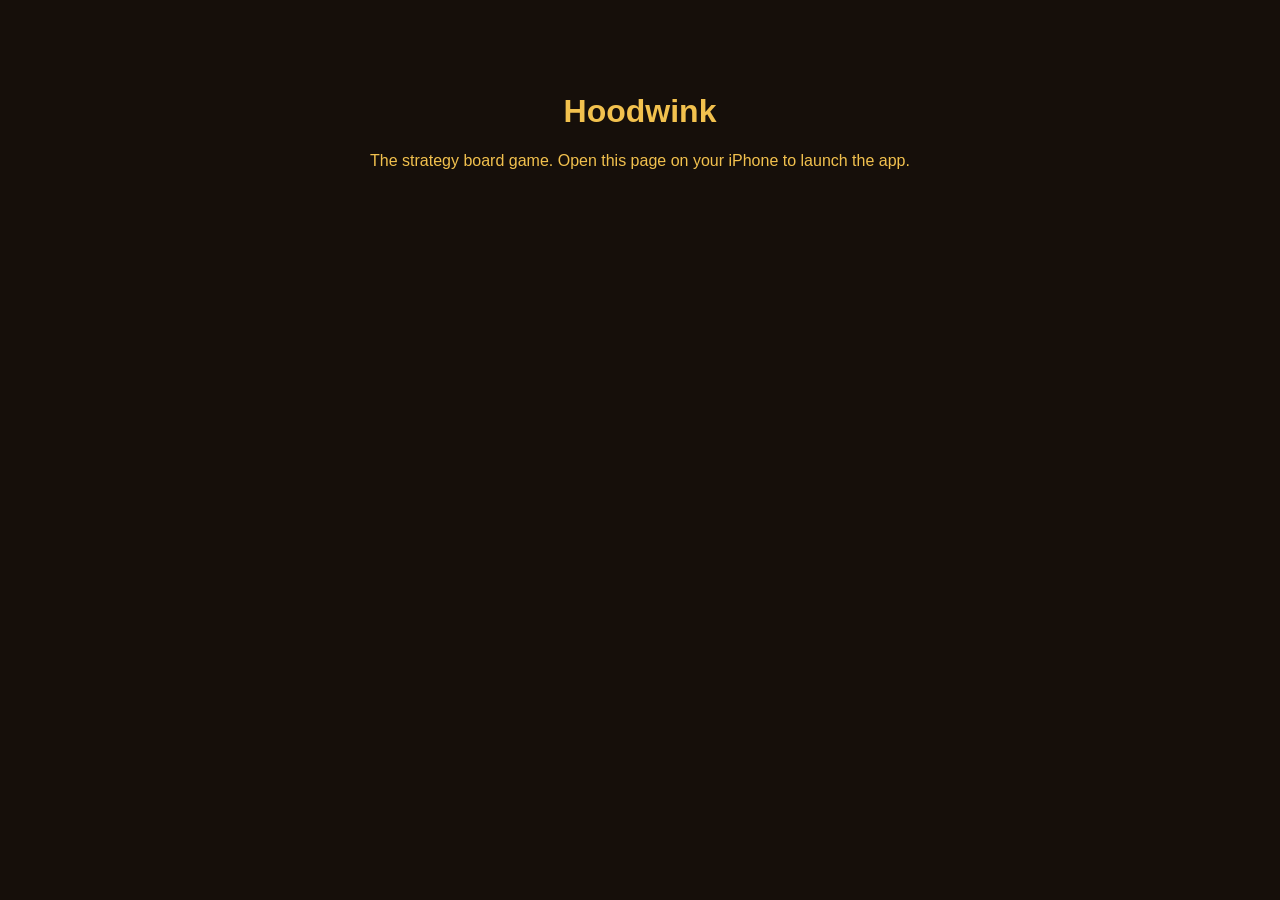
<file: index.html>
<!doctype html><meta charset="utf-8"><title>Hoodwink</title>
<body style="font-family:-apple-system,sans-serif;background:#160f0a;color:#f2c14e;text-align:center;padding:4em">
<h1>Hoodwink</h1><p>The strategy board game. Open this page on your iPhone to launch the app.</p></body>
</file>
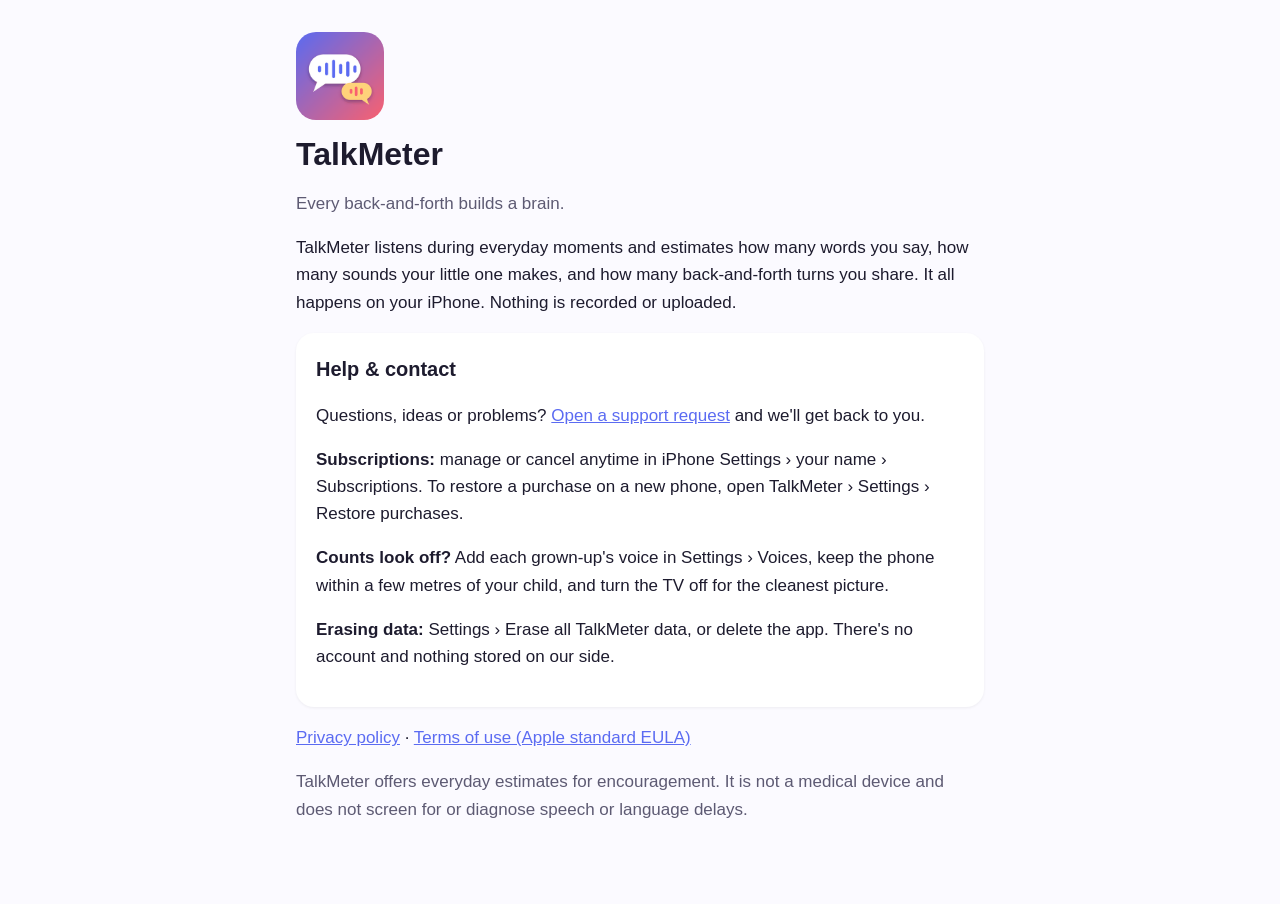
<file: talkmeter/index.html>
<!doctype html>
<html lang="en"><head><meta charset="utf-8"><meta name="viewport" content="width=device-width,initial-scale=1">
<title>TalkMeter: Baby Talk Tracker</title><link rel="stylesheet" href="style.css">
<meta name="description" content="TalkMeter counts the back-and-forth between you and your little one, privately on your iPhone."></head>
<body><main>
<img class="icon" src="icon.png" alt="TalkMeter icon">
<h1>TalkMeter</h1>
<p class="muted">Every back-and-forth builds a brain.</p>
<p>TalkMeter listens during everyday moments and estimates how many words you say, how many sounds your little one makes, and how many back-and-forth turns you share. It all happens on your iPhone. Nothing is recorded or uploaded.</p>
<div class="card">
<h2 style="margin-top:0">Help &amp; contact</h2>
<p>Questions, ideas or problems? <a href="https://github.com/williammooney2020-ship-it/williammooney2020-ship-it.github.io/issues/new?title=TalkMeter%20support">Open a support request</a> and we'll get back to you.</p>
<p><strong>Subscriptions:</strong> manage or cancel anytime in iPhone Settings › your name › Subscriptions. To restore a purchase on a new phone, open TalkMeter › Settings › Restore purchases.</p>
<p><strong>Counts look off?</strong> Add each grown-up's voice in Settings › Voices, keep the phone within a few metres of your child, and turn the TV off for the cleanest picture.</p>
<p><strong>Erasing data:</strong> Settings › Erase all TalkMeter data, or delete the app. There's no account and nothing stored on our side.</p>
</div>
<p><a href="privacy.html">Privacy policy</a> · <a href="https://www.apple.com/legal/internet-services/itunes/dev/stdeula/">Terms of use (Apple standard EULA)</a></p>
<p class="muted">TalkMeter offers everyday estimates for encouragement. It is not a medical device and does not screen for or diagnose speech or language delays.</p>
</main></body></html>
</file>
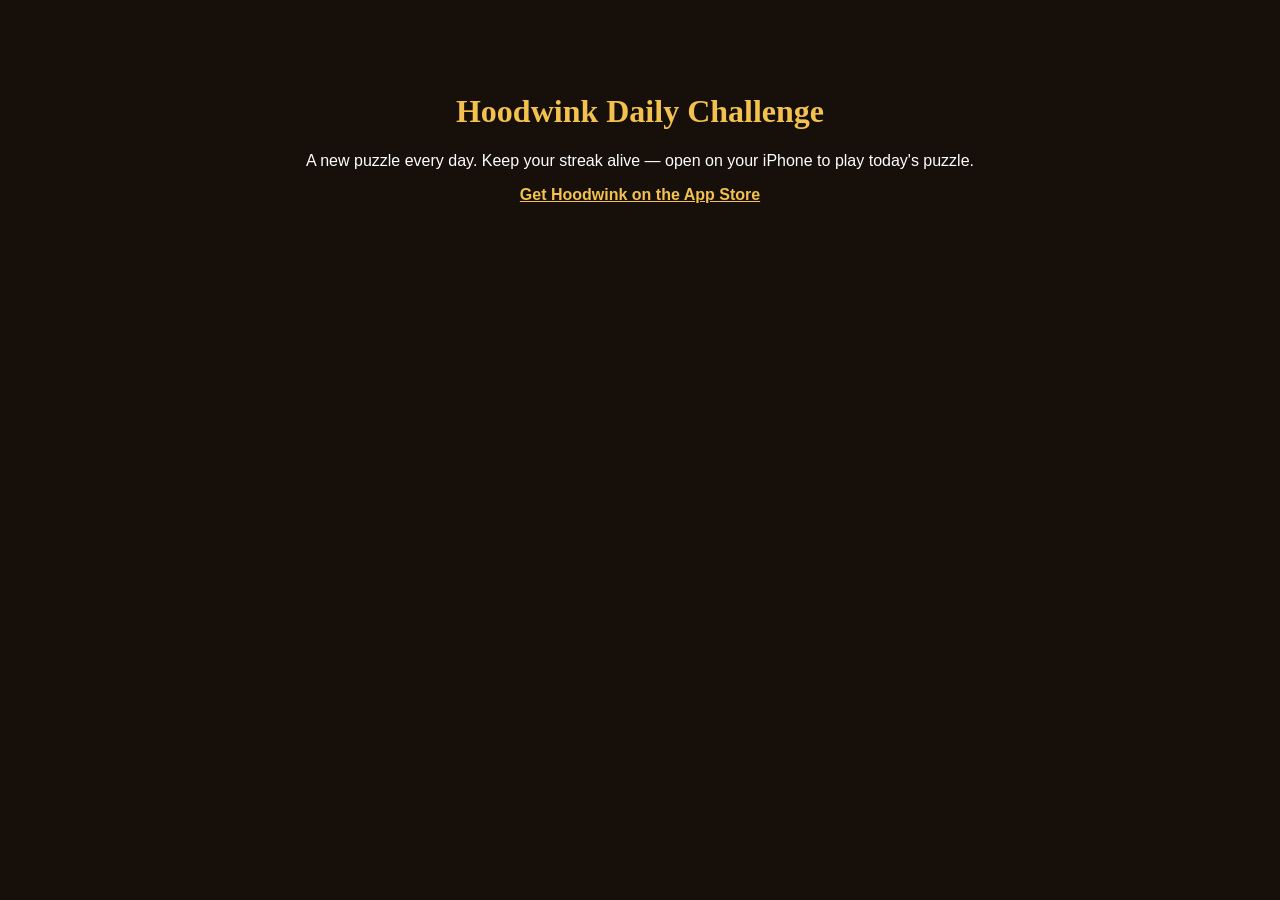
<file: hoodwink/daily-puzzle/index.html>
<!doctype html><meta charset="utf-8"><meta name="viewport" content="width=device-width, initial-scale=1">
<title>Hoodwink — Hoodwink Daily Challenge</title>
<body style="font-family:-apple-system,sans-serif;background:#160f0a;color:#f2c14e;text-align:center;padding:4em">
<h1 style="font-family:Georgia,serif">Hoodwink Daily Challenge</h1>
<p style="color:#fff">A new puzzle every day. Keep your streak alive — open on your iPhone to play today's puzzle.</p>
<p><a style="color:#f2c14e;font-weight:bold" href="https://apps.apple.com/app/id6782234246">Get Hoodwink on the App Store</a></p>
</body>
</file>
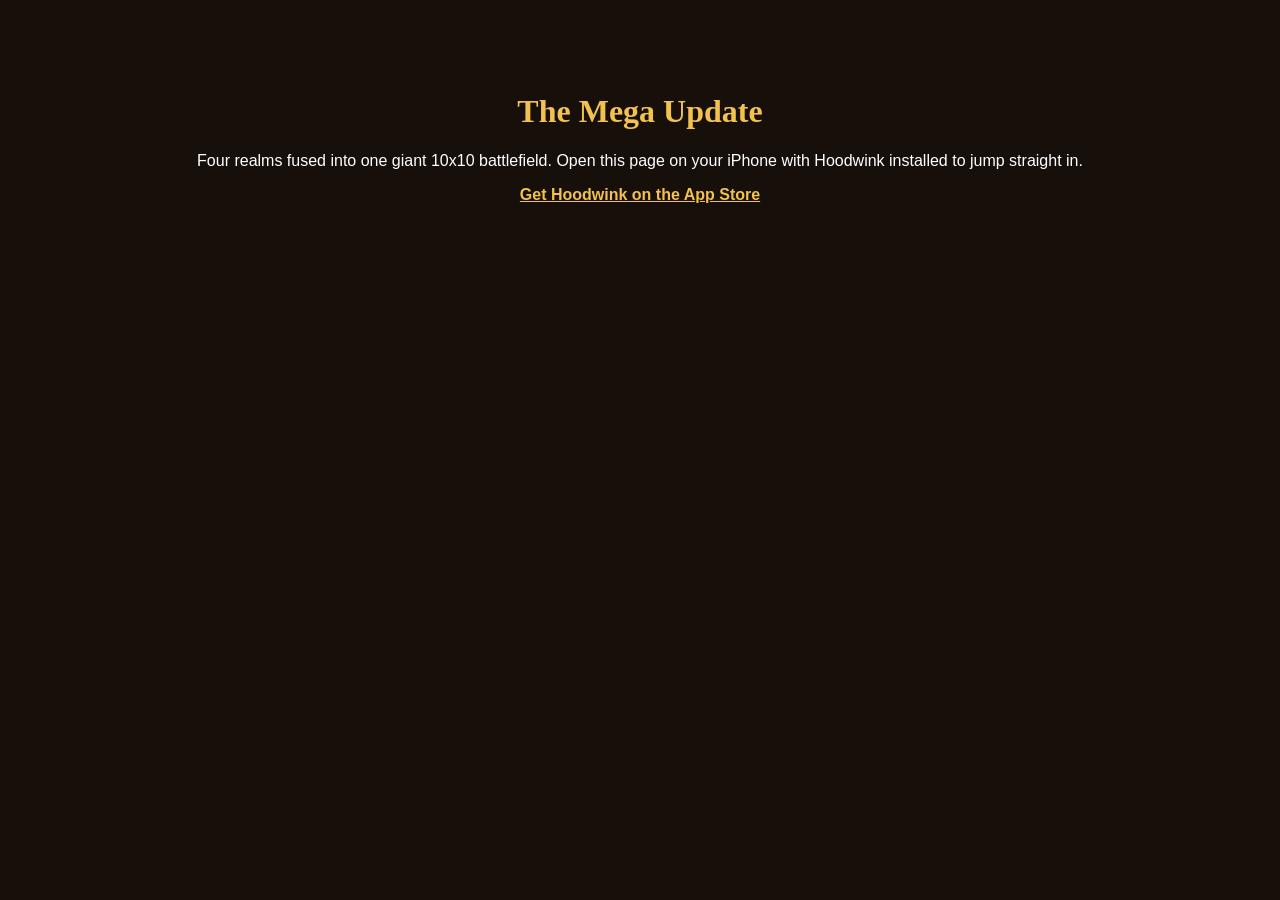
<file: hoodwink/mega/index.html>
<!doctype html><meta charset="utf-8"><meta name="viewport" content="width=device-width, initial-scale=1">
<title>Hoodwink — The Mega Update</title>
<body style="font-family:-apple-system,sans-serif;background:#160f0a;color:#f2c14e;text-align:center;padding:4em">
<h1 style="font-family:Georgia,serif">The Mega Update</h1>
<p style="color:#fff">Four realms fused into one giant 10x10 battlefield. Open this page on your iPhone with Hoodwink installed to jump straight in.</p>
<p><a style="color:#f2c14e;font-weight:bold" href="https://apps.apple.com/app/id6782234246">Get Hoodwink on the App Store</a></p>
</body>
</file>
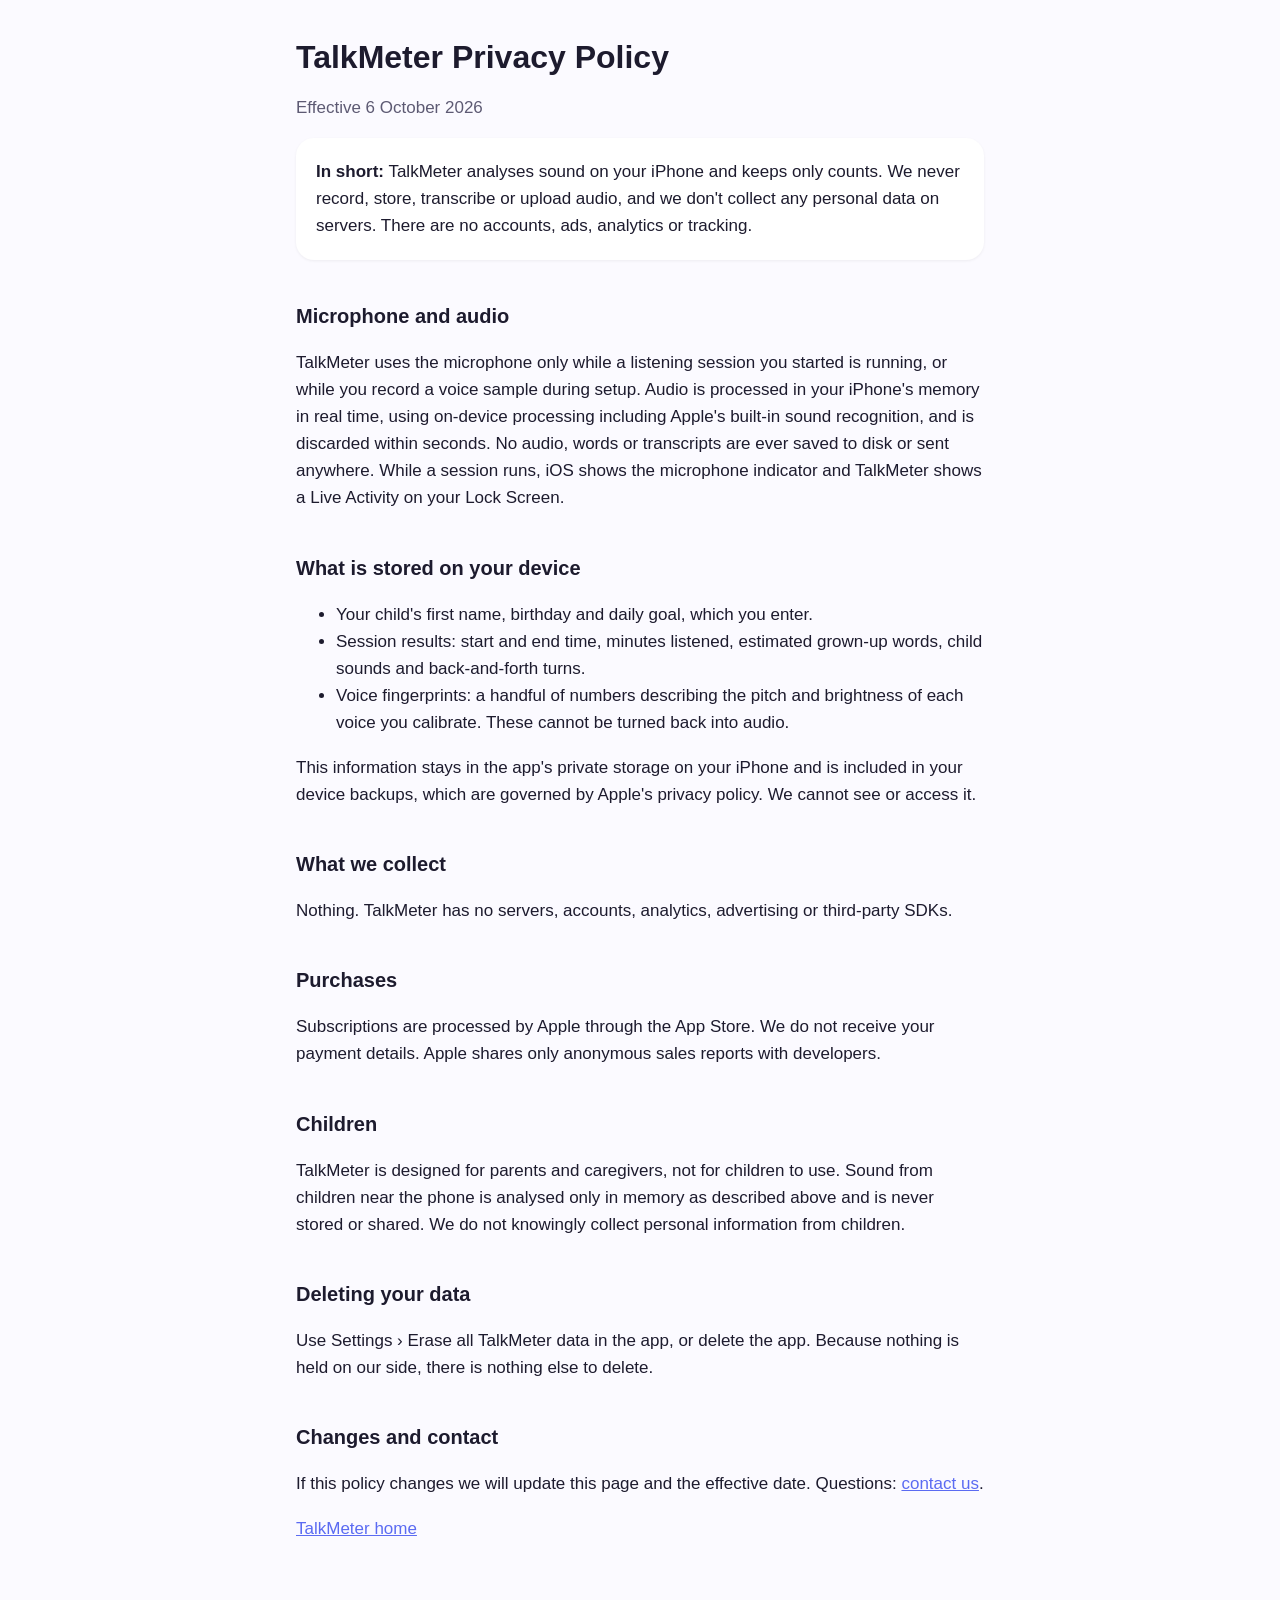
<file: talkmeter/privacy.html>
<!doctype html>
<html lang="en"><head><meta charset="utf-8"><meta name="viewport" content="width=device-width,initial-scale=1">
<title>TalkMeter Privacy Policy</title><link rel="stylesheet" href="style.css"></head>
<body><main>
<h1>TalkMeter Privacy Policy</h1>
<p class="muted">Effective 6 October 2026</p>
<div class="card"><strong>In short:</strong> TalkMeter analyses sound on your iPhone and keeps only counts. We never record, store, transcribe or upload audio, and we don't collect any personal data on servers. There are no accounts, ads, analytics or tracking.</div>

<h2>Microphone and audio</h2>
<p>TalkMeter uses the microphone only while a listening session you started is running, or while you record a voice sample during setup. Audio is processed in your iPhone's memory in real time, using on-device processing including Apple's built-in sound recognition, and is discarded within seconds. No audio, words or transcripts are ever saved to disk or sent anywhere. While a session runs, iOS shows the microphone indicator and TalkMeter shows a Live Activity on your Lock Screen.</p>

<h2>What is stored on your device</h2>
<ul>
<li>Your child's first name, birthday and daily goal, which you enter.</li>
<li>Session results: start and end time, minutes listened, estimated grown-up words, child sounds and back-and-forth turns.</li>
<li>Voice fingerprints: a handful of numbers describing the pitch and brightness of each voice you calibrate. These cannot be turned back into audio.</li>
</ul>
<p>This information stays in the app's private storage on your iPhone and is included in your device backups, which are governed by Apple's privacy policy. We cannot see or access it.</p>

<h2>What we collect</h2>
<p>Nothing. TalkMeter has no servers, accounts, analytics, advertising or third-party SDKs.</p>

<h2>Purchases</h2>
<p>Subscriptions are processed by Apple through the App Store. We do not receive your payment details. Apple shares only anonymous sales reports with developers.</p>

<h2>Children</h2>
<p>TalkMeter is designed for parents and caregivers, not for children to use. Sound from children near the phone is analysed only in memory as described above and is never stored or shared. We do not knowingly collect personal information from children.</p>

<h2>Deleting your data</h2>
<p>Use Settings › Erase all TalkMeter data in the app, or delete the app. Because nothing is held on our side, there is nothing else to delete.</p>

<h2>Changes and contact</h2>
<p>If this policy changes we will update this page and the effective date. Questions: <a href="https://github.com/williammooney2020-ship-it/williammooney2020-ship-it.github.io/issues/new?title=TalkMeter%20privacy">contact us</a>.</p>
<p><a href="index.html">TalkMeter home</a></p>
</main></body></html>
</file>
<file: talkmeter/style.css>
:root{--bg:#fbfaff;--fg:#1d1b2e;--muted:#5d5a73;--accent:#5b6bf2;--card:#fff}
@media (prefers-color-scheme:dark){:root{--bg:#121019;--fg:#f1effa;--muted:#a9a6bd;--accent:#8590ff;--card:#1d1a28}}
*{box-sizing:border-box}body{margin:0;background:var(--bg);color:var(--fg);font:17px/1.6 -apple-system,BlinkMacSystemFont,"Segoe UI",Roboto,sans-serif}
main{max-width:720px;margin:0 auto;padding:32px 16px 64px}h1{font-size:2rem;line-height:1.2;margin:.2em 0}h2{margin-top:2em;font-size:1.25rem}
a{color:var(--accent)}.card{background:var(--card);border-radius:18px;padding:20px;margin:16px 0;box-shadow:0 1px 3px rgba(0,0,0,.06)}
.muted{color:var(--muted)}img.icon{width:88px;height:88px;border-radius:20px}
</file>
